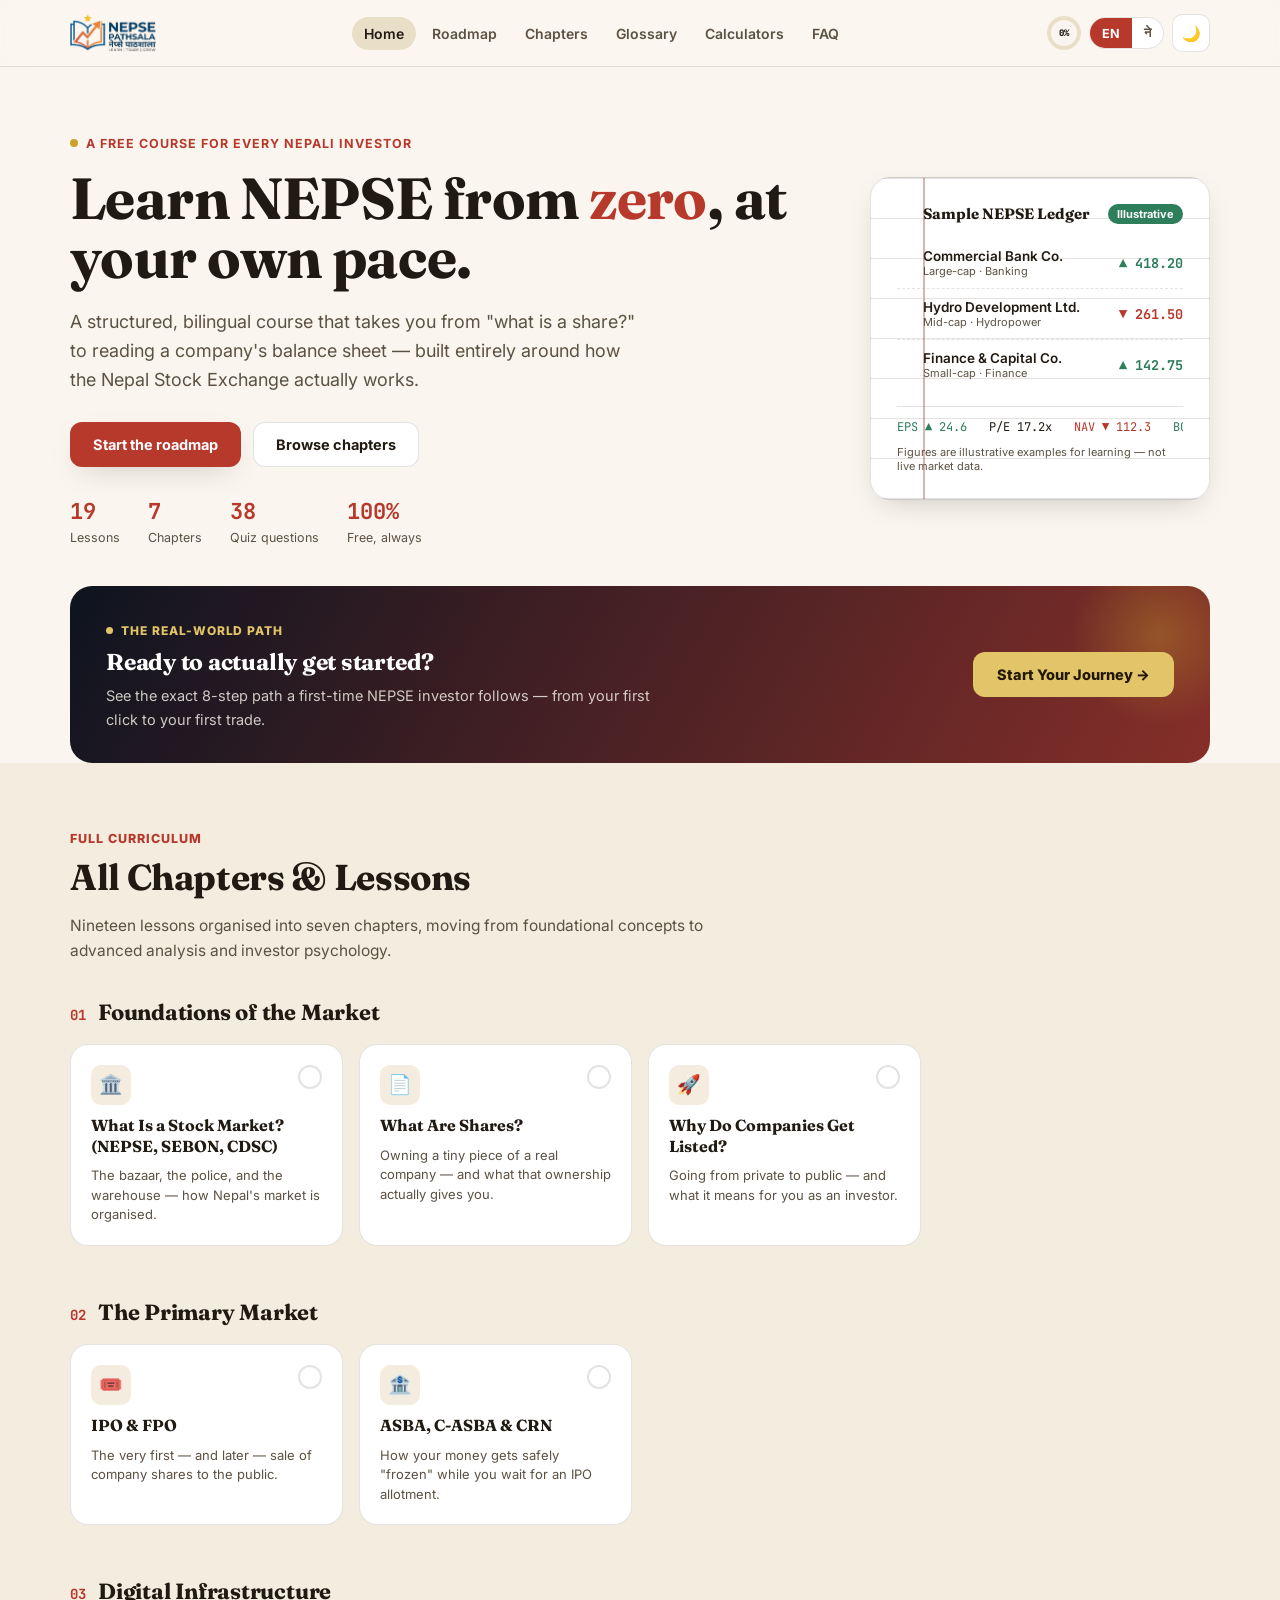
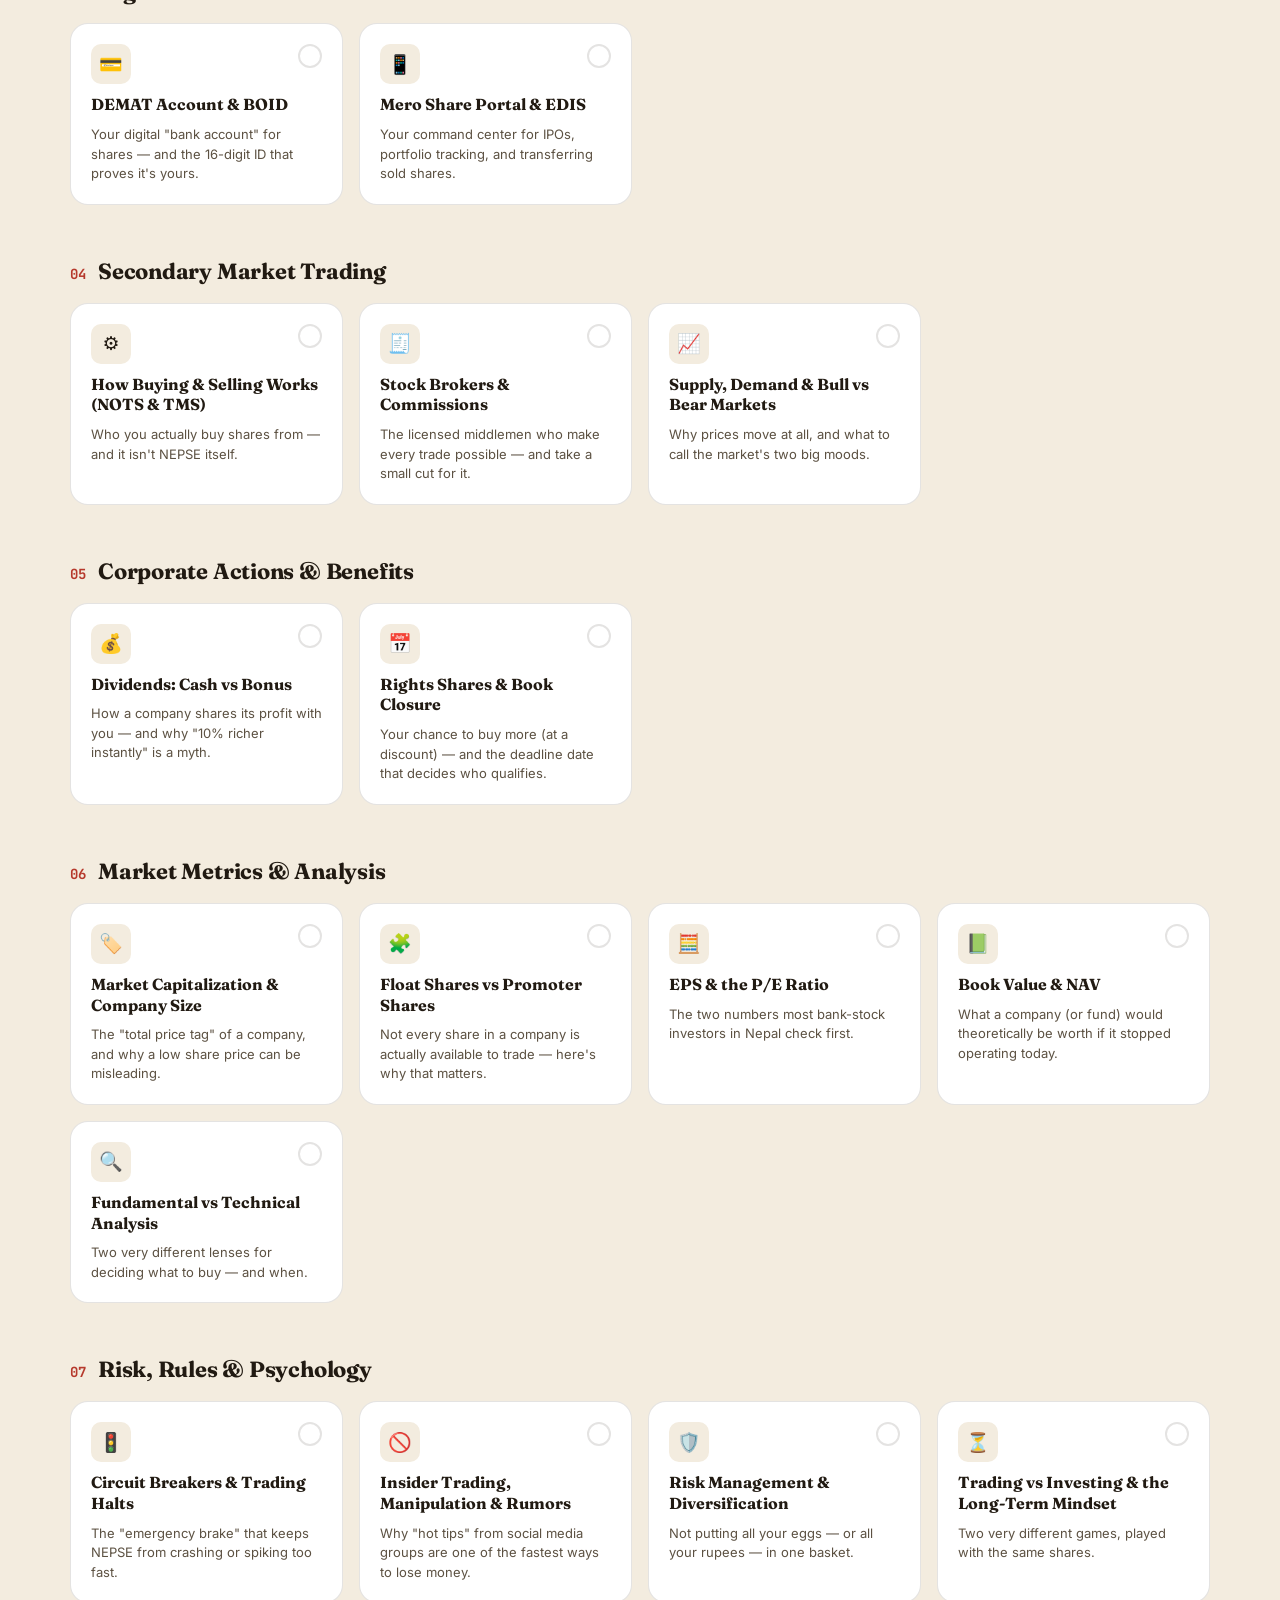
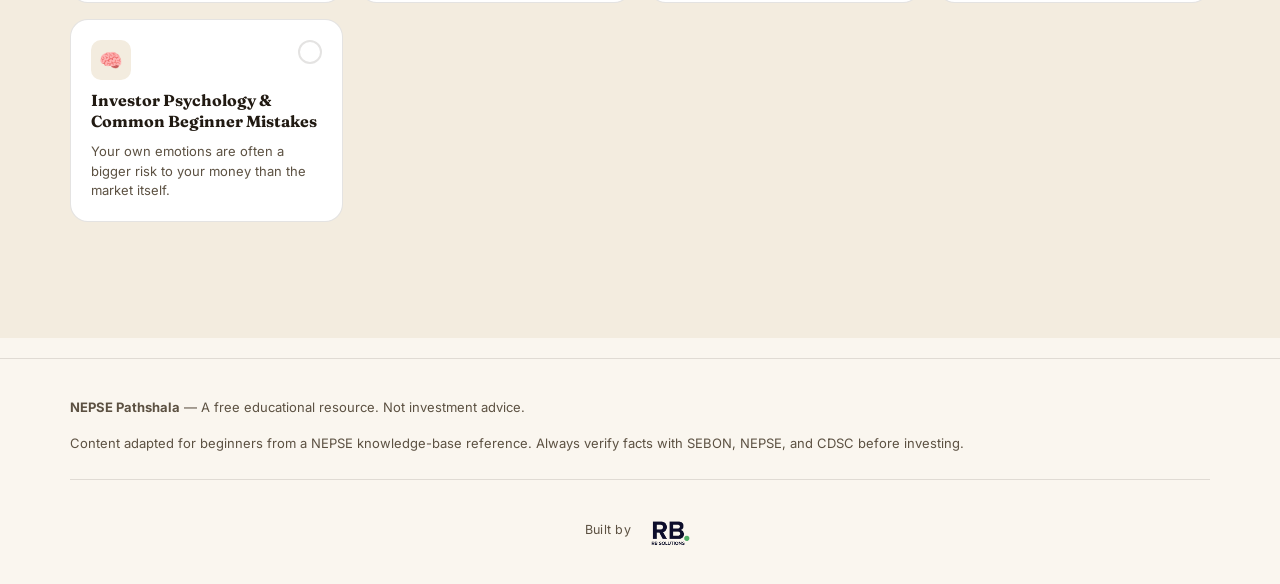
<file: index.html>
<!DOCTYPE html>
<html lang="en" id="htmlRoot">
<head>
<meta charset="UTF-8">
<meta name="viewport" content="width=device-width, initial-scale=1.0">
<title>NEPSE Pathshala — Learn the Nepal Stock Market from Zero</title>
<meta name="description" content="A free, bilingual, beginner-friendly course on the Nepal Stock Exchange (NEPSE).">
<link rel="preconnect" href="https://fonts.googleapis.com">
<link href="https://fonts.googleapis.com/css2?family=Fraunces:opsz,wght@9..144,400;9..144,500;9..144,600;9..144,700;9..144,900&family=Inter:wght@400;500;600;700;800&family=Noto+Sans+Devanagari:wght@400;500;600;700;800&family=Noto+Serif+Devanagari:wght@500;600;700;800&family=JetBrains+Mono:wght@400;500;600;700&display=swap" rel="stylesheet">
<link rel="stylesheet" href="style.css">
</head>
<body>

<!-- ============ TOPBAR ============ -->
<header class="topbar">
  <div class="topbar-inner">
    <a href="#/home" class="brand" data-nav="home" aria-label="NEPSE Pathshala">
      <img class="brand-logo brand-logo-light" src="[data-uri]" alt="NEPSE Pathshala">
    </a>
    <nav class="nav-links" id="navLinks">
      <a href="#/home" data-nav="home" data-i18n="nav.home">Home</a>
      <a href="#/roadmap" data-nav="roadmap" data-i18n="nav.roadmap">Roadmap</a>
      <a href="#/chapters" data-nav="chapters" data-i18n="nav.chapters">Chapters</a>
      <a href="#/glossary" data-nav="glossary" data-i18n="nav.glossary">Glossary</a>
      <a href="#/calculators" data-nav="calculators" data-i18n="nav.calculators">Calculators</a>
      <a href="#/faq" data-nav="faq" data-i18n="nav.faq">FAQ</a>
    </nav>
    <div class="top-actions">
      <div class="progress-mini" id="progressMini" title="Your progress"><span id="progressMiniText">0%</span></div>
      <div class="lang-toggle">
        <button id="langEnBtn" class="active">EN</button>
        <button id="langNpBtn">ने</button>
      </div>
      <button class="icon-btn" id="themeToggle" aria-label="Toggle dark mode">🌙</button>
      <button class="icon-btn hamburger" id="hamburgerBtn" aria-label="Menu">☰</button>
    </div>
  </div>
</header>

<main id="app"></main>

<footer>
  <div class="container footer-inner">
    <div><b data-i18n="brand.name">NEPSE Pathshala</b> — <span data-i18n="footer.tagline">A free educational resource. Not investment advice.</span></div>
    <div data-i18n="footer.source">Content adapted for beginners from a NEPSE knowledge-base reference. Always verify facts with SEBON, NEPSE, and CDSC before investing.</div>
  </div>
  <div class="container">
    <div class="built-by">
      <span class="bb-label">Built by</span>
      <a href="#" class="bb-brand" aria-label="RB Solutions">
        <img class="bb-logo bb-logo-light" src="[data-uri]" alt="RB Solutions">
        <img class="bb-logo bb-logo-dark" src="[data-uri]" alt="RB Solutions">
      </a>
    </div>
  </div>
</footer>

<script src="script.js"></script>
</body>
</html>
</file>
<file: style.css>
:root{
  --ink-950:#0e1420;
  --ink-900:#141b2b;
  --ink-800:#1b2439;
  --ink-700:#242f49;
  --paper-50:#faf6ef;
  --paper-100:#f3ecdf;
  --paper-200:#e9dfc9;
  --sindoor:#b6392c;
  --sindoor-dim:#8f2c22;
  --gold:#c9a227;
  --gold-soft:#e2c568;
  --jade:#2e7d5b;
  --jade-soft:#4fa87e;
  --slate:#5c6478;

  
  --bg:var(--paper-50);
  --bg-alt:var(--paper-100);
  --surface:#ffffff;
  --surface-2:var(--paper-200);
  --text:#211a12;
  --text-dim:#5c5142;
  --border:rgba(33,26,18,0.12);
  --accent:var(--sindoor);
  --accent-2:var(--gold);
  --shadow:0 10px 30px -12px rgba(30,20,10,0.25);
  --radius:18px;
}
html.dark{
  --bg:var(--ink-950);
  --bg-alt:var(--ink-900);
  --surface:var(--ink-800);
  --surface-2:var(--ink-700);
  --text:#f2ede1;
  --text-dim:#a9a698;
  --border:rgba(242,237,225,0.12);
  --accent:#e2685a;
  --accent-2:var(--gold-soft);
  --shadow:0 14px 40px -14px rgba(0,0,0,0.6);
}
*{box-sizing:border-box;}
html{scroll-behavior:smooth;}
body{
  margin:0;
  background:var(--bg);
  color:var(--text);
  font-family:'Inter',system-ui,sans-serif;
  transition:background .35s ease, color .35s ease;
  -webkit-font-smoothing:antialiased;
}
html[lang="np"] body{ font-family:'Noto Sans Devanagari','Inter',sans-serif; }
h1,h2,h3,.display{ font-family:'Fraunces',serif; font-weight:700; letter-spacing:-0.01em; }
html[lang="np"] h1, html[lang="np"] h2, html[lang="np"] h3, html[lang="np"] .display{
  font-family:'Noto Serif Devanagari','Fraunces',serif;
}
.mono, .figure{ font-family:'JetBrains Mono',monospace; }
a{color:inherit;}
img{max-width:100%;display:block;}
button{font-family:inherit;cursor:pointer;}
.container{max-width:1180px;margin:0 auto;padding:0 20px;}
.sr-only{position:absolute;width:1px;height:1px;overflow:hidden;clip:rect(0,0,0,0);}
:focus-visible{outline:3px solid var(--gold);outline-offset:2px;border-radius:6px;}

@media (prefers-reduced-motion: reduce){
  *{animation-duration:0.001ms !important; animation-iteration-count:1 !important; transition-duration:0.001ms !important; scroll-behavior:auto !important;}
}

/* ===== TOPBAR ===== */
.topbar{
  position:sticky;top:0;z-index:50;
  backdrop-filter:blur(14px) saturate(140%);
  background:color-mix(in srgb, var(--bg) 82%, transparent);
  border-bottom:1px solid var(--border);
}
.topbar-inner{
  display:flex;align-items:center;justify-content:space-between;
  padding:14px 20px;max-width:1180px;margin:0 auto;gap:12px;
}
.brand{display:flex;align-items:center;gap:10px;text-decoration:none;color:var(--text);}
.brand-logo{height:38px;width:auto;display:block;flex-shrink:0;}
.nav-links{display:flex;gap:4px;align-items:center;}
.nav-links a{
  padding:8px 12px;border-radius:999px;text-decoration:none;font-size:14px;font-weight:600;
  color:var(--text-dim);
}
.nav-links a.active, .nav-links a:hover{ background:var(--surface-2); color:var(--text); }
.top-actions{display:flex;align-items:center;gap:8px;}
.icon-btn{
  width:38px;height:38px;border-radius:10px;border:1px solid var(--border);
  background:var(--surface);color:var(--text);display:flex;align-items:center;justify-content:center;
  font-size:15px;transition:transform .15s ease;
}
.icon-btn:hover{transform:translateY(-1px);}
.lang-toggle{
  display:flex;border:1px solid var(--border);border-radius:999px;overflow:hidden;background:var(--surface);
}
.lang-toggle button{
  border:none;background:transparent;padding:7px 12px;font-size:12.5px;font-weight:700;color:var(--text-dim);
}
.lang-toggle button.active{background:var(--accent);color:#fff;}
.hamburger{display:none;}
.progress-mini{
  position:relative;width:34px;height:34px;border-radius:50%;
  background:conic-gradient(var(--accent) calc(var(--pct,0)*1%), var(--surface-2) 0);
  display:flex;align-items:center;justify-content:center;flex-shrink:0;
}
.progress-mini::after{
  content:'';position:absolute;inset:4px;border-radius:50%;background:var(--bg);
}
.progress-mini span{position:relative;z-index:1;font-size:9px;font-weight:800;font-family:'JetBrains Mono',monospace;}

@media (max-width:860px){
  .nav-links{
    position:fixed;inset:64px 0 0 0;background:var(--bg);flex-direction:column;align-items:stretch;
    padding:16px;gap:6px;transform:translateY(-8px);opacity:0;pointer-events:none;transition:.25s ease;
    overflow-y:auto;
  }
  .nav-links.open{transform:translateY(0);opacity:1;pointer-events:auto;}
  .nav-links a{padding:14px 16px;font-size:16px;}
  .hamburger{display:flex;}
  .brand-logo{height:32px;}
}

/* ===== HERO ===== */
.hero{position:relative;overflow:hidden;padding:64px 0 40px;}
.hero-grid{display:grid;grid-template-columns:minmax(0,1.15fr) minmax(0,340px);gap:48px;align-items:center;}
.hero-grid > *{min-width:0;}
@media (max-width:980px){.hero-grid{grid-template-columns:1fr;}.hero-grid .ledger{max-width:440px;margin:0 auto;}}
.eyebrow{
  display:inline-flex;align-items:center;gap:8px;font-size:12.5px;font-weight:700;letter-spacing:.08em;
  text-transform:uppercase;color:var(--accent);margin-bottom:18px;
}
.eyebrow::before{content:'';width:8px;height:8px;border-radius:50%;background:var(--gold);}
.hero h1{font-size:clamp(34px,5.4vw,58px);line-height:1.03;margin:0 0 20px;}
.hero h1 em{font-style:normal;color:var(--accent);}
.hero p.lead{font-size:18px;color:var(--text-dim);max-width:52ch;margin:0 0 28px;line-height:1.6;}
.hero-ctas{display:flex;gap:12px;flex-wrap:wrap;margin-bottom:30px;}
.btn{
  display:inline-flex;align-items:center;gap:8px;padding:13px 22px;border-radius:12px;font-weight:700;
  font-size:14.5px;text-decoration:none;border:1px solid transparent;transition:.2s ease;
}
.btn-primary{background:var(--accent);color:#fff;box-shadow:var(--shadow);}
.btn-primary:hover{transform:translateY(-2px);}
.btn-ghost{background:var(--surface);border-color:var(--border);color:var(--text);}
.btn-ghost:hover{background:var(--surface-2);}
.hero-stats{display:flex;gap:28px;flex-wrap:wrap;}
.hero-stat b{display:block;font-family:'JetBrains Mono',monospace;font-size:22px;color:var(--accent);}
.hero-stat span{font-size:12.5px;color:var(--text-dim);}

/* Ledger card - signature element */
.ledger{
  position:relative;background:var(--surface);border-radius:20px;box-shadow:var(--shadow);
  border:1px solid var(--border);padding:26px;width:100%;max-width:340px;justify-self:end;
  background-image:
    repeating-linear-gradient(var(--border) 0 1px, transparent 1px 40px);
}
.ledger::before{
  content:'';position:absolute;left:52px;top:0;bottom:0;width:2px;background:var(--sindoor-dim);opacity:.35;
}
.ledger-head{display:flex;justify-content:space-between;align-items:flex-start;margin-bottom:14px;padding-left:26px;}
.ledger-head b{font-family:'Fraunces',serif;font-size:15px;}
.ledger-head .badge{
  background:var(--jade);color:#fff;font-size:11px;font-weight:700;padding:3px 9px;border-radius:999px;
}
.ledger-row{display:flex;justify-content:space-between;align-items:center;padding:10px 0 10px 26px;font-size:13.5px;}
.ledger-row + .ledger-row{border-top:1px dashed var(--border);}
.ledger-row .name{font-weight:600;}
.ledger-row .sub{display:block;font-size:11px;color:var(--text-dim);}
.ledger-row .val{font-family:'JetBrains Mono',monospace;font-weight:700;}
.up{color:var(--jade);} .down{color:var(--sindoor);}
.ticker-wrap{overflow:hidden;border-top:1px solid var(--border);margin-top:16px;padding-top:12px;}
.ticker{display:flex;gap:22px;white-space:nowrap;animation:ticker 22s linear infinite;font-family:'JetBrains Mono',monospace;font-size:12px;}
@keyframes ticker{ from{transform:translateX(0);} to{transform:translateX(-50%);} }

/* ===== SECTION HEADERS ===== */
.section{padding:64px 0;}
.section-head{max-width:640px;margin:0 0 34px;}
.section-head .kicker{color:var(--accent);font-weight:800;font-size:12.5px;letter-spacing:.08em;text-transform:uppercase;}
.section-head h2{font-size:clamp(26px,3.4vw,36px);margin:8px 0 10px;}
.section-head p{color:var(--text-dim);font-size:15.5px;line-height:1.6;}
.section-alt{background:var(--bg-alt);}

/* ===== ROADMAP ===== */
.roadmap{display:flex;flex-direction:column;gap:0;position:relative;}
.roadmap::before{content:'';position:absolute;left:23px;top:6px;bottom:6px;width:2px;background:var(--border);}
.road-step{display:flex;gap:18px;padding:16px 0;position:relative;}
.road-num{
  width:48px;height:48px;border-radius:50%;background:var(--surface);border:2px solid var(--border);
  display:flex;align-items:center;justify-content:center;font-family:'JetBrains Mono',monospace;font-weight:700;
  flex-shrink:0;z-index:1;font-size:14px;
}
.road-step.done .road-num{background:var(--jade);border-color:var(--jade);color:#fff;}
.road-body{padding-top:6px;}
.road-body b{display:block;font-size:16px;margin-bottom:3px;}
.road-body span{font-size:13.5px;color:var(--text-dim);}

/* ===== JOURNEY (real-world onboarding path) ===== */
.journey-steps{position:relative;display:flex;flex-direction:column;gap:0;}
.journey-steps::before{content:'';position:absolute;left:23px;top:6px;bottom:6px;width:2px;background:var(--border);}
.journey-step{display:flex;gap:18px;padding:18px 0;position:relative;}
.js-num{
  width:48px;height:48px;border-radius:14px;background:linear-gradient(150deg,var(--gold),var(--accent));
  display:flex;align-items:center;justify-content:center;color:#fff;font-family:'JetBrains Mono',monospace;
  font-weight:700;font-size:16px;flex-shrink:0;z-index:1;box-shadow:var(--shadow);
}
.js-body{padding-top:4px;}
.js-body b{display:block;font-size:16.5px;margin-bottom:5px;font-family:'Fraunces',serif;}
.js-body p{margin:0;font-size:14.5px;color:var(--text-dim);line-height:1.6;max-width:62ch;}
.js-duration{
  display:inline-flex;align-items:center;gap:5px;margin-top:9px;font-size:12px;font-weight:700;
  color:var(--accent);background:var(--bg-alt);padding:4px 10px;border-radius:999px;
}
.journey-guides-head{margin:48px 0 18px;}
.journey-guides-head h3{font-size:19px;margin:0;}
.guide-card{
  background:var(--surface);border:1px solid var(--border);border-radius:var(--radius);padding:20px;
  display:flex;flex-direction:column;gap:10px;text-decoration:none;color:var(--text);transition:.22s ease;
}
a.guide-card:hover{transform:translateY(-3px);box-shadow:var(--shadow);border-color:var(--accent);}
.guide-card .topic-icon{width:40px;height:40px;border-radius:10px;background:var(--bg-alt);display:flex;align-items:center;justify-content:center;font-size:19px;}
.guide-card h4{margin:0;font-size:16px;font-family:'Fraunces',serif;}
.guide-card p{margin:0;font-size:13px;color:var(--text-dim);line-height:1.5;}
.official-resources{
  margin-top:48px;background:var(--bg-alt);border:1px solid var(--border);border-radius:var(--radius);
  padding:26px 28px;
}
.official-resources h3{margin:0 0 8px;font-size:18px;}
.official-resources p{margin:0 0 18px;font-size:14px;color:var(--text-dim);line-height:1.6;max-width:70ch;}
.resource-links{display:flex;flex-wrap:wrap;gap:12px;}
.resource-chip{
  display:flex;flex-direction:column;gap:2px;text-decoration:none;color:var(--text);
  background:var(--surface);border:1px solid var(--border);border-radius:12px;padding:12px 16px;
  min-width:150px;transition:.2s ease;
}
.resource-chip:hover{border-color:var(--accent);transform:translateY(-2px);}
.resource-chip b{font-size:14.5px;font-family:'Fraunces',serif;}
.resource-chip span{font-size:12px;color:var(--text-dim);font-family:'JetBrains Mono',monospace;}

/* ===== CHAPTER / TOPIC CARDS ===== */
.chapter-block{margin-bottom:52px;}
.chapter-title{display:flex;align-items:baseline;gap:12px;margin-bottom:18px;}
.chapter-title .num{font-family:'JetBrains Mono',monospace;color:var(--accent);font-weight:700;font-size:14px;}
.chapter-title h3{font-size:22px;margin:0;}
.topic-grid{display:grid;grid-template-columns:repeat(auto-fill,minmax(270px,1fr));gap:16px;}
.topic-card{
  background:var(--surface);border:1px solid var(--border);border-radius:var(--radius);padding:20px;
  text-align:left;position:relative;overflow:hidden;transition:.22s ease;
  display:flex;flex-direction:column;gap:10px;text-decoration:none;color:var(--text);
}
.topic-card:hover{transform:translateY(-3px);box-shadow:var(--shadow);border-color:var(--accent);}
.topic-card .top-row{display:flex;justify-content:space-between;align-items:flex-start;}
.topic-icon{
  width:40px;height:40px;border-radius:10px;background:var(--bg-alt);display:flex;align-items:center;
  justify-content:center;font-size:19px;flex-shrink:0;
}
.check-badge{
  width:24px;height:24px;border-radius:50%;border:2px solid var(--border);flex-shrink:0;
  display:flex;align-items:center;justify-content:center;font-size:12px;color:transparent;
}
.check-badge.done{background:var(--jade);border-color:var(--jade);color:#fff;}
.topic-card h4{margin:0;font-size:16px;font-family:'Fraunces',serif;line-height:1.3;}
.topic-card p{margin:0;font-size:13px;color:var(--text-dim);line-height:1.5;}

/* ===== TOPIC DETAIL ===== */
.topic-detail{display:none;padding:46px 0 80px;}
.topic-detail.open{display:block;}
.back-link{display:inline-flex;align-items:center;gap:6px;color:var(--text-dim);text-decoration:none;font-size:13.5px;font-weight:600;margin-bottom:18px;}
.back-link:hover{color:var(--accent);}
.topic-head{display:flex;gap:16px;align-items:flex-start;margin-bottom:8px;}
.topic-head h1{font-size:clamp(26px,4vw,38px);margin:0;}
.topic-tag{display:inline-block;font-size:11.5px;font-weight:700;color:var(--accent);text-transform:uppercase;letter-spacing:.06em;margin-bottom:10px;}
.detail-columns{display:grid;grid-template-columns:1fr 300px;gap:36px;margin-top:28px;align-items:start;}
@media (max-width:900px){.detail-columns{grid-template-columns:1fr;}}
.info-block{margin-bottom:26px;}
.info-block .label{
  display:flex;align-items:center;gap:8px;font-size:13px;font-weight:800;text-transform:uppercase;
  letter-spacing:.05em;color:var(--accent);margin-bottom:10px;
}
.info-block .label .dot{width:7px;height:7px;border-radius:50%;background:currentColor;}
.info-block p, .info-block li{font-size:15.5px;line-height:1.7;color:var(--text);}
.info-block ul{margin:0;padding-left:20px;}
.info-block.example{
  background:var(--bg-alt);border-left:3px solid var(--gold);border-radius:0 12px 12px 0;padding:18px 20px;
}
.info-block.misconception{
  background:color-mix(in srgb, var(--sindoor) 8%, var(--surface));border-left:3px solid var(--sindoor);
  border-radius:0 12px 12px 0;padding:18px 20px;
}
.takeaway-list{list-style:none;margin:0;padding:0;display:flex;flex-direction:column;gap:10px;}
.takeaway-list li{display:flex;gap:10px;font-size:15px;background:var(--surface);border:1px solid var(--border);padding:12px 14px;border-radius:10px;}
.takeaway-list li::before{content:'✓';color:var(--jade);font-weight:800;flex-shrink:0;}

.side-card{background:var(--surface);border:1px solid var(--border);border-radius:var(--radius);padding:20px;margin-bottom:18px;position:sticky;top:90px;}
.side-card h5{margin:0 0 12px;font-size:13px;text-transform:uppercase;letter-spacing:.05em;color:var(--text-dim);}
.mark-btn{
  width:100%;padding:12px;border-radius:10px;border:1px solid var(--border);background:var(--bg-alt);
  font-weight:700;font-size:14px;display:flex;align-items:center;justify-content:center;gap:8px;color:var(--text);
}
.mark-btn.done{background:var(--jade);border-color:var(--jade);color:#fff;}
.topic-nav-btns{display:flex;justify-content:space-between;margin-top:36px;gap:12px;}

/* ===== QUIZ ===== */
.quiz-box{background:var(--surface);border:1px solid var(--border);border-radius:var(--radius);padding:24px;margin-top:10px;}
.quiz-q{margin-bottom:22px;}
.quiz-q p.qtext{font-weight:700;font-size:15.5px;margin:0 0 12px;}
.quiz-opts{display:flex;flex-direction:column;gap:8px;}
.quiz-opt{
  text-align:left;padding:12px 14px;border-radius:10px;border:1px solid var(--border);background:var(--bg-alt);
  font-size:14.5px;color:var(--text);
}
.quiz-opt.correct{background:color-mix(in srgb, var(--jade) 18%, var(--surface));border-color:var(--jade);}
.quiz-opt.wrong{background:color-mix(in srgb, var(--sindoor) 18%, var(--surface));border-color:var(--sindoor);}
.quiz-opt:disabled{cursor:default;}
.quiz-explain{font-size:13.5px;color:var(--text-dim);margin-top:8px;padding:10px 12px;background:var(--bg-alt);border-radius:8px;display:none;}
.quiz-explain.show{display:block;}
.quiz-score{font-weight:700;padding:14px;border-radius:10px;background:var(--bg-alt);text-align:center;margin-top:6px;}

/* ===== GLOSSARY ===== */
.search-bar{
  display:flex;align-items:center;gap:10px;background:var(--surface);border:1px solid var(--border);
  border-radius:14px;padding:12px 16px;margin-bottom:24px;
}
.search-bar input{border:none;background:transparent;outline:none;flex:1;font-size:15px;color:var(--text);font-family:inherit;}
.glossary-grid{display:grid;grid-template-columns:repeat(auto-fill,minmax(260px,1fr));gap:14px;}
.gloss-card{background:var(--surface);border:1px solid var(--border);border-radius:14px;padding:16px 18px;}
.gloss-card b{display:block;font-family:'Fraunces',serif;font-size:16px;margin-bottom:4px;color:var(--accent);}
.gloss-card p{margin:0;font-size:13.5px;color:var(--text-dim);line-height:1.55;}

/* ===== CALCULATORS ===== */
.calc-grid{display:grid;grid-template-columns:repeat(auto-fit,minmax(320px,1fr));gap:22px;}
.calc-card{background:var(--surface);border:1px solid var(--border);border-radius:var(--radius);padding:24px;}
.calc-card h3{margin:0 0 6px;font-size:19px;}
.calc-card p.hint{margin:0 0 18px;font-size:13.5px;color:var(--text-dim);}
.field{margin-bottom:14px;}
.field label{display:block;font-size:12.5px;font-weight:700;color:var(--text-dim);margin-bottom:6px;text-transform:uppercase;letter-spacing:.03em;}
.field input, .field select{
  width:100%;padding:11px 13px;border-radius:10px;border:1px solid var(--border);background:var(--bg-alt);
  color:var(--text);font-size:15px;font-family:'JetBrains Mono',monospace;
}
.calc-toggle{display:flex;gap:8px;margin-bottom:14px;}
.calc-toggle button{flex:1;padding:9px;border-radius:9px;border:1px solid var(--border);background:var(--bg-alt);font-weight:700;font-size:13px;color:var(--text-dim);}
.calc-toggle button.active{background:var(--accent);color:#fff;border-color:var(--accent);}
.calc-result{margin-top:16px;padding:16px;border-radius:12px;background:var(--bg-alt);}
.calc-result .big{font-family:'JetBrains Mono',monospace;font-size:28px;font-weight:700;color:var(--accent);}
.calc-result .small{font-size:12.5px;color:var(--text-dim);margin-top:4px;}
.bar-chart{display:flex;flex-direction:column;gap:12px;margin-top:14px;}
.bar-row{display:flex;align-items:center;gap:10px;font-size:13px;}
.bar-row .label2{width:78px;flex-shrink:0;font-weight:700;}
.bar-track{flex:1;height:14px;background:var(--bg-alt);border-radius:8px;overflow:hidden;}
.bar-fill{height:100%;border-radius:8px;transition:width .8s cubic-bezier(.2,.8,.2,1);}
.bar-row .valn{width:44px;text-align:right;font-family:'JetBrains Mono',monospace;font-size:12px;}

/* ===== FAQ ===== */
.faq-item{border-bottom:1px solid var(--border);}
.faq-q{
  width:100%;text-align:left;background:transparent;border:none;padding:18px 4px;display:flex;
  justify-content:space-between;align-items:center;font-weight:700;font-size:15.5px;color:var(--text);
}
.faq-q .plus{font-size:20px;color:var(--accent);transition:transform .25s ease;flex-shrink:0;margin-left:12px;}
.faq-item.open .plus{transform:rotate(45deg);}
.faq-a{max-height:0;overflow:hidden;transition:max-height .3s ease;font-size:14.5px;color:var(--text-dim);line-height:1.6;}
.faq-item.open .faq-a{max-height:400px;}
.faq-a-inner{padding:0 4px 18px;}

/* ===== FOOTER ===== */
footer{border-top:1px solid var(--border);padding:40px 0 28px;margin-top:20px;}
.footer-inner{display:flex;justify-content:space-between;flex-wrap:wrap;gap:20px;font-size:13px;color:var(--text-dim);}
.built-by{
  display:flex;align-items:center;justify-content:center;gap:12px;
  margin-top:28px;padding-top:24px;border-top:1px solid var(--border);
}
.built-by .bb-label{font-size:12.5px;color:var(--text-dim);letter-spacing:.02em;}
.built-by .bb-brand{display:flex;align-items:center;gap:11px;text-decoration:none;color:var(--text);transition:opacity .2s ease;}
.built-by .bb-brand:hover{opacity:.75;}
.built-by .bb-logo{height:52px;width:auto;flex-shrink:0;}
.built-by .bb-brand b{font-family:'Fraunces',serif;font-size:17px;letter-spacing:-0.01em;}
html.dark .bb-logo-light{display:none;}
html:not(.dark) .bb-logo-dark{display:none;}
@media (max-width:480px){
  .built-by{flex-direction:column;gap:8px;text-align:center;}
}

/* ===== PAGE VISIBILITY ===== */
.page{display:none;}
.page.active{display:block;}

/* misc */
.pill{display:inline-block;padding:4px 10px;border-radius:999px;background:var(--bg-alt);font-size:11.5px;font-weight:700;color:var(--text-dim);}
.fade-up{animation:fadeUp .5s ease both;}
@keyframes fadeUp{from{opacity:0;transform:translateY(10px);}to{opacity:1;transform:translateY(0);}}
.reveal{opacity:0;transform:translateY(18px);transition:opacity .6s ease, transform .6s ease;}
.reveal.in{opacity:1;transform:translateY(0);}
.divider-illustration{width:100%;height:auto;margin:10px 0 30px;opacity:.9;}

/* ===== JOURNEY CTA BANNER (home page) ===== */
.journey-banner{
  display:flex;align-items:center;justify-content:space-between;gap:24px;flex-wrap:wrap;
  background:linear-gradient(120deg, var(--ink-900) 0%, var(--sindoor-dim) 130%);
  border-radius:22px;padding:32px 36px;color:#f5f1e8;position:relative;overflow:hidden;
}
html:not(.dark) .journey-banner{
  background:linear-gradient(120deg, var(--ink-950) 0%, var(--sindoor) 140%);
}
.journey-banner::before{
  content:'';position:absolute;right:-40px;top:-40px;width:180px;height:180px;border-radius:50%;
  background:radial-gradient(circle, rgba(201,162,39,0.35), transparent 70%);
}
.journey-banner .jb-text{position:relative;z-index:1;max-width:560px;}
.journey-banner .jb-kicker{
  display:inline-flex;align-items:center;gap:8px;font-size:12px;font-weight:800;letter-spacing:.08em;
  text-transform:uppercase;color:var(--gold-soft);margin-bottom:10px;
}
.journey-banner .jb-kicker::before{content:'';width:7px;height:7px;border-radius:50%;background:var(--gold-soft);}
.journey-banner h3{font-size:23px;margin:0 0 8px;color:#fff;}
.journey-banner p{font-size:14.5px;color:rgba(245,241,232,0.82);margin:0;line-height:1.6;}
.journey-banner .btn-journey{
  position:relative;z-index:1;flex-shrink:0;background:var(--gold-soft);color:#221703;font-weight:800;
  padding:14px 24px;border-radius:12px;text-decoration:none;display:inline-flex;align-items:center;gap:8px;
  font-size:14.5px;transition:.2s ease;white-space:nowrap;
}
.journey-banner .btn-journey:hover{transform:translateY(-2px);box-shadow:0 10px 24px -8px rgba(0,0,0,0.4);}
@media (max-width:640px){
  .journey-banner{padding:26px 22px;text-align:center;justify-content:center;}
  .journey-banner .jb-text{max-width:100%;}
}
</file>
